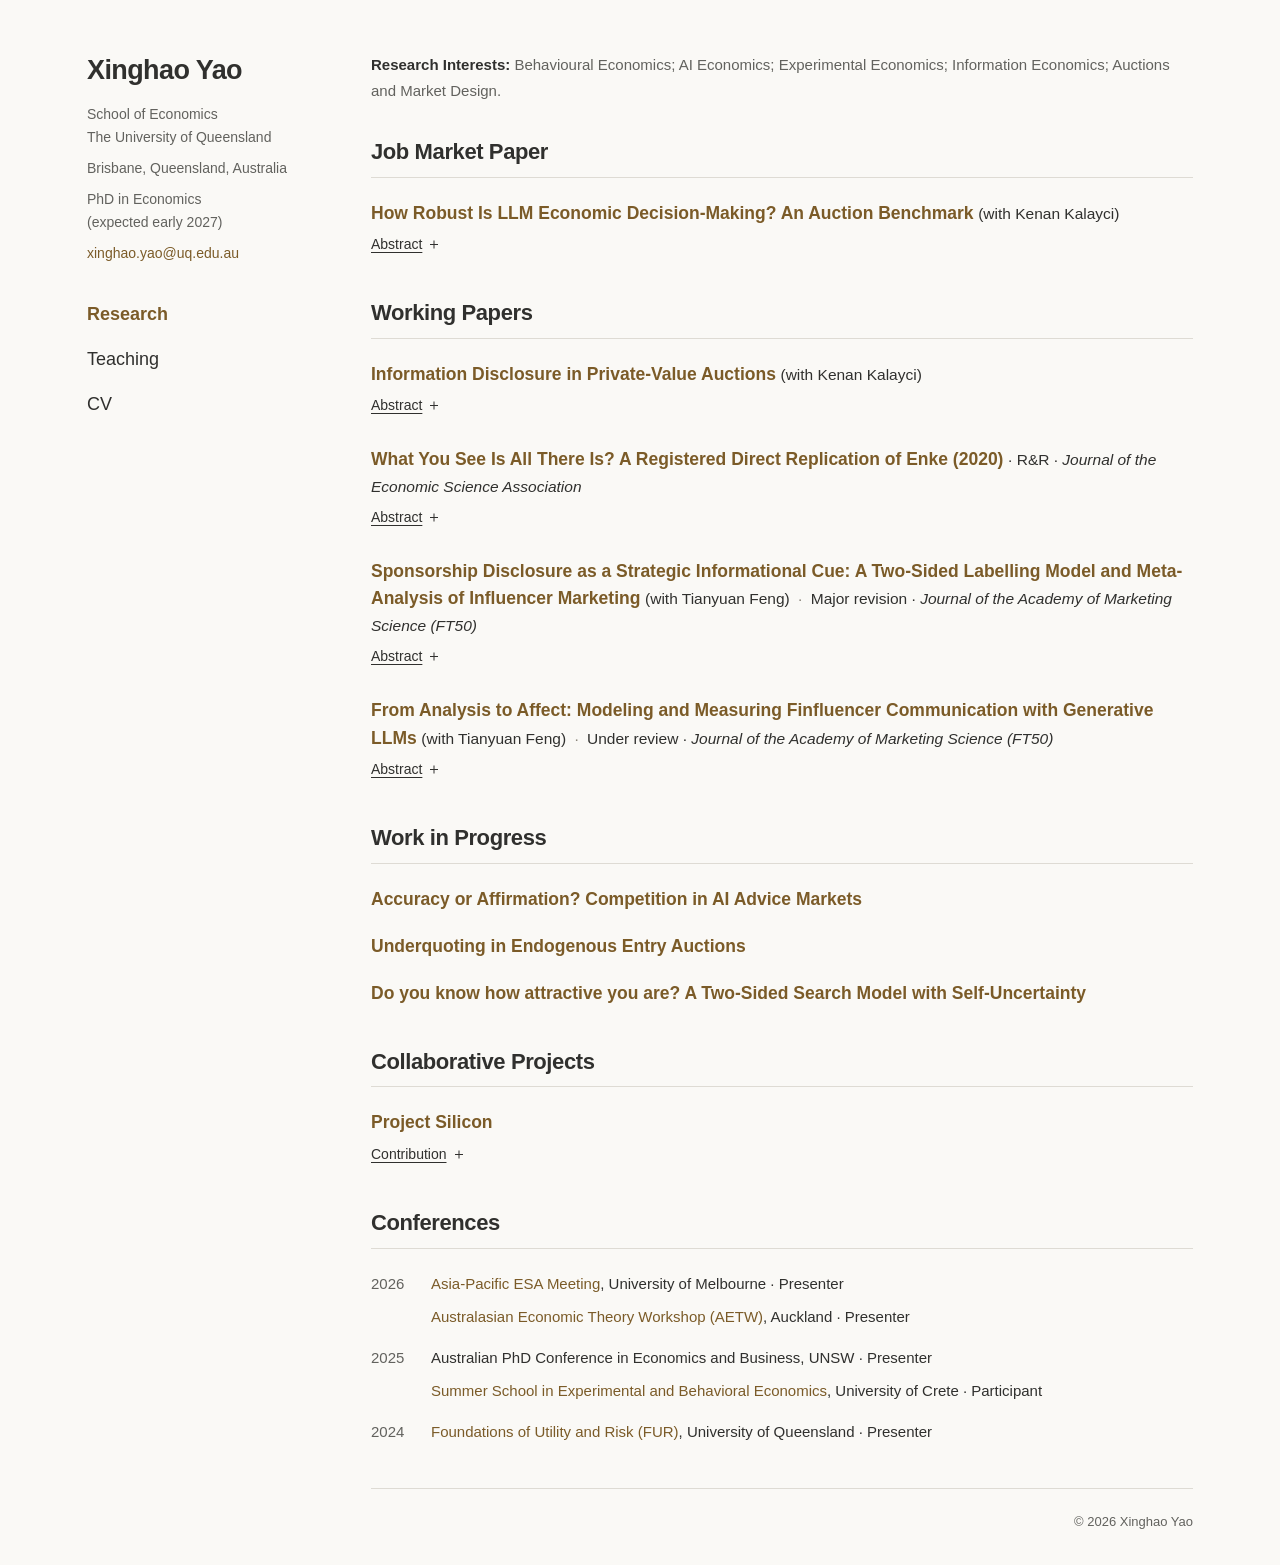
<file: index.html>
<!doctype html><html lang="en"><head><meta charset="UTF-8"><meta name="viewport" content="width=device-width,initial-scale=1"><meta name="theme-color" content="#ffffff"><meta name="description" content="Xinghao Yao, The University of Queensland. Research in experimental economics, information, auctions, and AI."><title>Research · Xinghao Yao</title><link rel="icon" type="image/svg+xml" href="data:image/svg+xml,%3Csvg xmlns='http://www.w3.org/2000/svg' viewBox='0 0 64 64'%3E%3Crect width='64' height='64' rx='8' fill='%23243d58'/%3E%3Ctext x='32' y='43' text-anchor='middle' font-family='Georgia,serif' font-size='34' fill='white'%3EXY%3C/text%3E%3C/svg%3E"><link rel="stylesheet" href="style.css?v=dom-readable-20261020-nav18"></head><body class="research-page"><a class="skip-link" href="#main">Skip to content</a><div class="page-shell"><header class="masthead" id="home"><div class="identity"><a class="name" href="./">Xinghao Yao</a><address class="profile-details"><p>School of Economics<br>The University of Queensland</p><p>Brisbane, Queensland, Australia</p><p>PhD in Economics<br>(expected early 2027)</p><p><a href="mailto:xinghao.yao@uq.edu.au">xinghao.yao@uq.edu.au</a></p></address></div><nav aria-label="Main navigation"><a href="./" aria-current="page">Research</a><a href="about.html">Teaching</a><a href="cv/Xinghao_Yao_CV.pdf" target="_blank" rel="noopener" aria-label="CV (PDF, opens in new tab)">CV</a></nav></header><main id="main" aria-label="Research"><div class="page-title" id="research"><p class="research-fields"><strong>Research Interests:</strong> Behavioural Economics; AI Economics; Experimental Economics; Information Economics; Auctions and Market Design.</p></div><div class="research-columns"><section class="job-market-section" id="job-market-paper" aria-labelledby="job-market-heading"><h2 class="group-title" id="job-market-heading">Job Market Paper</h2><article class="research-item paper" id="llm-auction-benchmark"><h3>How Robust Is LLM Economic Decision-Making? An Auction Benchmark</h3><p class="item-meta"><span class="coauthors">with Kenan Kalayci</span></p><details class="item-details"><summary>Abstract<span class="sr-only"> — How Robust Is LLM Economic Decision-Making? An Auction Benchmark</span><span class="disclosure-symbol" aria-hidden="true"></span></summary><div class="detail-body"><p>We examine the robustness of economic decision-making by large language models (LLMs) using a theory-grounded benchmark of 78 auction environments spanning bidding, participation, and information purchase. Our findings reveal substantial variation in decision accuracy across auction environments and demonstrate that performance in one decision type does not necessarily generalize to others. This dependence on the decision environment extends to how LLMs respond to additional information that leaves theoretical predictions unchanged. It also qualifies the benefits of reasoning: enabling reasoning improves overall performance in the tested comparisons, but its gains remain uneven across tasks. These results support evaluating LLMs for decision-making against the conditions and connected decisions relevant to their intended use, rather than inferring general competence from isolated successes or aggregate scores.</p></div></details></article></section><section class="papers-column" id="papers" aria-labelledby="papers-heading"><h2 class="group-title" id="papers-heading">Working Papers</h2><article class="research-item paper" id="information-disclosure"><h3>Information Disclosure in Private-Value Auctions</h3><p class="item-meta"><span class="coauthors">with Kenan Kalayci</span></p><details class="item-details"><summary>Abstract<span class="sr-only"> — Information Disclosure in Private-Value Auctions</span><span class="disclosure-symbol" aria-hidden="true"></span></summary><div class="detail-body"><p>Information shapes what people know, but outcomes depend on what they do. In auctions, this distinction matters: an object goes to the highest bidder, not necessarily to the person who values it most. We experimentally study how information disclosure affects bidding and allocative efficiency in private-value second-price auctions. A bidder receives partial information about her private value and reports incentivized value estimates before bidding. We compare random disclosure, directionally selected disclosure, and full value revelation between estimation and bidding. Directional disclosure produces more efficient allocations and lower welfare losses than random disclosure with three and six bidders. Participants’ estimates also rank private values more accurately under directional than random disclosure. With six bidders, directional disclosure yields lower welfare losses than full revelation, with fewer inefficient wins by low-value bidders and smaller losses from these wins. Full revelation removes uncertainty about value, but not departures from truthful bidding. The allocation benefits of disclosure depend on how information shapes the bids that determine the winner.</p><p class="detail-meta"><strong>JEL:</strong> C91, D44, D82, D83</p><p class="detail-meta"><strong>Keywords:</strong> Information disclosure; private-value auctions; second-price auctions; bidding behavior; laboratory experiment</p><p class="detail-meta">Draft dated 23 September 2026.</p></div></details></article><article class="research-item paper" id="enke-replication"><h3>What You See Is All There Is? A Registered Direct Replication of Enke (2020)</h3><p class="item-meta"><span class="journal-status">R&amp;R · <i>Journal of the Economic Science Association</i></span></p><details class="item-details"><summary>Abstract<span class="sr-only"> — What You See Is All There Is? A Registered Direct Replication of Enke (2020)</span><span class="disclosure-symbol" aria-hidden="true"></span></summary><div class="detail-body"><p>Enke (Q J Econ 135:1363–1398, 2020) shows that when an information source reveals information consistent with a person’s prior, people average what they see and ignore what the selection rule implies about the hidden draws. We reproduce the main finding in a different language, laboratory, and software implementation. Compared with participants who receive an explicit summary of the hidden signals, those who must infer their implications place excessive weight on the mean of the visible signals when estimating the mean of the full set. Evidence on the proposed mechanism is mixed and provides only limited support for the hypothesis that people neglect unobserved information because that information fails to come to mind. We also find that greater computational complexity increases such neglect.</p><p class="detail-meta"><strong>Keywords:</strong> Bounded Rationality; Replication; Decision Making; Information</p><p class="detail-meta">Draft dated 22 July 2026.</p><a class="reference-link" href="https://academic.oup.com/qje/article-abstract/135/3/1363/5821301">Original study: Enke (2020)</a></div></details></article><article class="research-item paper" id="sponsorship-disclosure"><h3>Sponsorship Disclosure as a Strategic Informational Cue: A Two-Sided Labelling Model and Meta-Analysis of Influencer Marketing</h3><p class="item-meta"><span class="coauthors">with Tianyuan Feng</span> <span class="separator" aria-hidden="true">·</span> <span class="journal-status">Major revision · <i>Journal of the Academy of Marketing Science (FT50)</i></span></p><details class="item-details"><summary>Abstract<span class="sr-only"> — Sponsorship Disclosure as a Strategic Informational Cue: A Two-Sided Labelling Model and Meta-Analysis of Influencer Marketing</span><span class="disclosure-symbol" aria-hidden="true"></span></summary><div class="detail-body"><p>Consumers increasingly rely on social media influencers for product advice, yet paid endorsements can make that advice commercially motivated in ways followers cannot fully observe. We integrate a two-sided labelling model with a three-level meta-analysis of 63 articles, 89 studies, 258 effect sizes. Relative to no disclosure, sponsorship disclosure has a negative average effect on consumer responses, but this effect varies substantially across contexts. The evidence points to persuasion knowledge as the central mechanism: disclosures make consumers more aware of persuasive intent, which dampens downstream responses. Effects are more negative for early disclosures, hedonic products, macro-influencers, and some cultural contexts. The findings recast disclosure as a strategic informational cue and help managers and regulators calibrate disclosure design to product, influencer, and audience conditions.</p><p class="contribution"><strong>Contribution.</strong> My contribution was to develop the paper’s two-sided labelling model.</p></div></details></article><article class="research-item paper" id="finfluencer-communication"><h3>From Analysis to Affect: Modeling and Measuring Finfluencer Communication with Generative LLMs</h3><p class="item-meta"><span class="coauthors">with Tianyuan Feng</span> <span class="separator" aria-hidden="true">·</span> <span class="journal-status">Under review · <i>Journal of the Academy of Marketing Science (FT50)</i></span></p><details class="item-details"><summary>Abstract<span class="sr-only"> — From Analysis to Affect: Modeling and Measuring Finfluencer Communication with Generative LLMs</span><span class="disclosure-symbol" aria-hidden="true"></span></summary><div class="detail-body"><p>Research on financial influencers (finfluencers) largely measures the tone of their posts, not how the posts argue: with analysis or through emotion. We use a codebook-guided large language model to classify how 47,707 posts by 396 finfluencers on X argue. Analytical-only posts are most common, yet posts expressing emotion draw more likes and replies. Where emotion dominates, this advantage is three to four times greater among large finfluencers, a gap that persists after controlling for views. We model finfluencers’ choice between analysis and emotion: emotional posts are easier to act on, but analysis builds a reputation for competence that lifts engagement with every post, explaining why they keep posting analysis and how a large following can widen emotion’s advantage. Experiments trace liking to perceived arousal and following to perceived competence. Because platforms favor engagement, the content reaching retail investors may tilt from analysis toward affect, especially from large finfluencers.</p><p class="contribution"><strong>Contribution.</strong> My contribution comprises the economic modelling and generative LLM-based textual analysis, including the classification of semantic content and discrete emotion frames.</p></div></details></article></section><div class="ongoing-column" id="ongoing"><section id="work-in-progress" aria-labelledby="wip-heading"><h2 class="group-title" id="wip-heading">Work in Progress</h2><article class="research-item work" id="ai-advice-markets"><h3>Accuracy or Affirmation? Competition in AI Advice Markets</h3></article><article class="research-item work" id="underquoting"><h3>Underquoting in Endogenous Entry Auctions</h3></article><article class="research-item work" id="self-uncertainty"><h3>Do you know how attractive you are? A Two-Sided Search Model with Self-Uncertainty</h3></article></section><section class="collaboration-section" id="collaborations" aria-labelledby="collaboration-heading"><h2 class="group-title" id="collaboration-heading">Collaborative Projects</h2><article class="research-item collaboration" id="project-silicon"><h3>Project Silicon</h3><details class="item-details"><summary>Contribution<span class="sr-only"> — Project Silicon</span><span class="disclosure-symbol" aria-hidden="true"></span></summary><div class="detail-body"><p>Our team contributes experimental data and replication materials and reviews simulation results based on our experiments.</p></div></details></article></section></div></div><section id="activities" class="activities"><h2>Conferences</h2><dl class="activity-list"><div><dt>2026</dt><dd><p><a href="https://fbe.unimelb.edu.au/conferences/asia-pacific-meeting-of-the-economic-science-association">Asia-Pacific ESA Meeting</a>, University of Melbourne · Presenter</p><p><a href="https://www.cmss.auckland.ac.nz/2026/03/19/aetw-2026/">Australasian Economic Theory Workshop (AETW)</a>, Auckland · Presenter</p></dd></div><div><dt>2025</dt><dd><p>Australian PhD Conference in Economics and Business, UNSW · Presenter</p><p><a href="https://ebe.soc.uoc.gr/">Summer School in Experimental and Behavioral Economics</a>, University of Crete · Participant</p></dd></div><div><dt>2024</dt><dd><a href="https://www.furconference.org/fur-2024/submissions-2024/">Foundations of Utility and Risk (FUR)</a>, University of Queensland · Presenter</dd></div></dl></section></main><footer class="site-footer"><p class="footer-copyright">© <span id="year">2026</span> Xinghao Yao</p></footer></div><script src="script.js?v=dom-readable-20261020-nav18"></script></body></html>
</file>
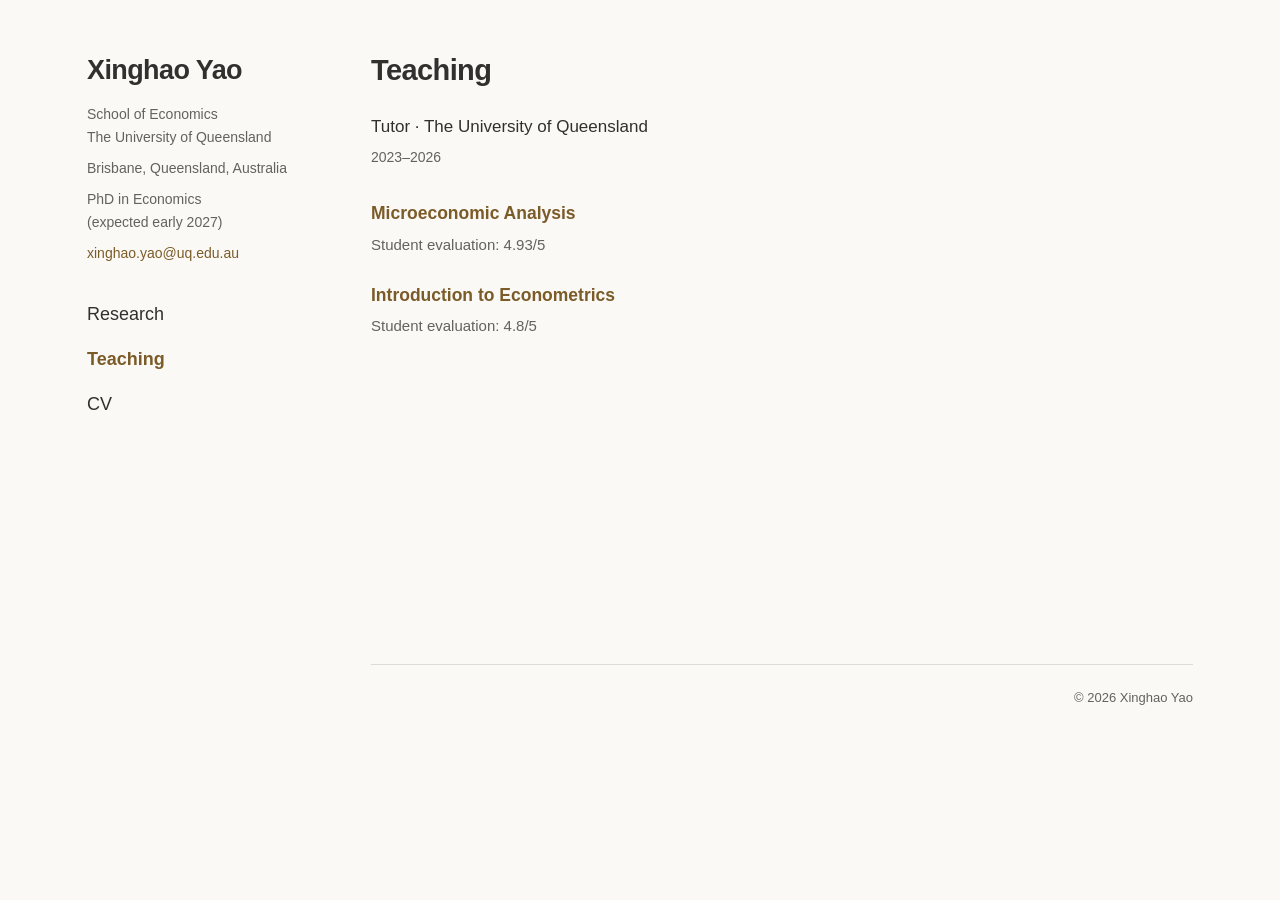
<file: about.html>
<!doctype html><html lang="en"><head><meta charset="UTF-8"><meta name="viewport" content="width=device-width,initial-scale=1"><meta name="theme-color" content="#ffffff"><meta name="description" content="Xinghao Yao, The University of Queensland. Research in experimental economics, information, auctions, and AI."><title>Teaching · Xinghao Yao</title><link rel="icon" type="image/svg+xml" href="data:image/svg+xml,%3Csvg xmlns='http://www.w3.org/2000/svg' viewBox='0 0 64 64'%3E%3Crect width='64' height='64' rx='8' fill='%23243d58'/%3E%3Ctext x='32' y='43' text-anchor='middle' font-family='Georgia,serif' font-size='34' fill='white'%3EXY%3C/text%3E%3C/svg%3E"><link rel="stylesheet" href="style.css?v=dom-readable-20261020-nav18"></head><body class="about-page"><a class="skip-link" href="#main">Skip to content</a><div class="page-shell"><header class="masthead" id="home"><div class="identity"><a class="name" href="./">Xinghao Yao</a><address class="profile-details"><p>School of Economics<br>The University of Queensland</p><p>Brisbane, Queensland, Australia</p><p>PhD in Economics<br>(expected early 2027)</p><p><a href="mailto:xinghao.yao@uq.edu.au">xinghao.yao@uq.edu.au</a></p></address></div><nav aria-label="Main navigation"><a href="./">Research</a><a href="about.html" aria-current="page">Teaching</a><a href="cv/Xinghao_Yao_CV.pdf" target="_blank" rel="noopener" aria-label="CV (PDF, opens in new tab)">CV</a></nav></header><main id="main" class="about-main"><h1 class="sr-only">Teaching</h1><div class="about-side"><div class="teaching-activities"><section id="teaching"><h2>Teaching</h2><p class="role">Tutor · The University of Queensland</p><p class="item-meta">2023–2026</p><ul class="courses"><li>Microeconomic Analysis<p class="item-meta">Student evaluation: 4.93/5</p></li><li>Introduction to Econometrics<p class="item-meta">Student evaluation: 4.8/5</p></li></ul></section></div></div></main><footer class="site-footer"><p class="footer-copyright">© <span id="year">2026</span> Xinghao Yao</p></footer></div><script src="script.js?v=dom-readable-20261020-nav18"></script></body></html>
</file>
<file: style.css>
:root {
  --ink: #30302e;
  --muted: #62625e;
  --accent: #7b5b28;
  --line: #dedbd4;
  --paper: #faf9f6;
  --sans: 'Helvetica Neue', Helvetica, Arial, sans-serif;
}

* { box-sizing: border-box; }
html { scroll-behavior: smooth; scroll-padding-top: 28px; }
body {
  margin: 0;
  background: var(--paper);
  color: var(--ink);
  font-family: var(--sans);
  font-size: 16px;
  line-height: 1.65;
  -webkit-font-smoothing: antialiased;
}
h1, h2, h3, p { margin: 0; }
a { color: var(--accent); text-decoration: none; }
a:hover { text-decoration: underline; text-underline-offset: 3px; }
a:focus-visible, summary:focus-visible {
  outline: 2px solid var(--accent);
  outline-offset: 4px;
}
::selection { background: #e8ddc7; }
.skip-link {
  position: fixed;
  left: 12px;
  top: 0;
  z-index: 10;
  transform: translateY(-120%);
  background: var(--paper);
  border: 1px solid var(--accent);
  padding: 8px 14px;
}
.skip-link:focus { transform: translateY(8px); }
.page-shell {
  display: grid;
  grid-template-columns: 240px minmax(0, 1fr);
  column-gap: 44px;
  align-items: start;
  width: 100%;
  max-width: 1170px;
  min-height: 100vh;
  margin: 0 auto;
  padding: 52px 32px 32px;
}
.masthead {
  grid-column: 1;
  grid-row: 1 / 3;
  position: sticky;
  top: 52px;
  padding: 2px 18px 0 0;
}
.name {
  display: inline-block;
  color: var(--ink);
  font-size: 27px;
  font-weight: 650;
  line-height: 1.25;
  letter-spacing: -.6px;
  white-space: nowrap;
}
.name:hover { text-decoration: none; }
.identity p {
  margin-top: 12px;
  color: var(--muted);
  font-size: 14px;
  line-height: 1.6;
}
.profile-details {
  margin-top: 15px;
  color: var(--muted);
  font-style: normal;
  font-size: 14px;
  line-height: 1.65;
}
.identity .profile-details p { margin: 0; font-size: inherit; line-height: inherit; }
.identity .profile-details p + p { margin-top: 8px; }
.profile-details a { overflow-wrap: anywhere; }
.masthead nav {
  display: flex;
  flex-direction: column;
  align-items: flex-start;
  gap: 13px;
  margin-top: 34px;
  font-size: 18px;
}
.masthead nav a { display: inline-block; padding: 1px 0; color: var(--ink); }
.masthead nav a:hover { color: var(--accent); }
.masthead nav a[aria-current="page"] { color: var(--accent); font-weight: 650; }
.page-shell > main { grid-column: 2; min-width: 0; }
.page-title { margin-bottom: 34px; }
.page-title h1, .about-side h2 {
  font-size: 29px;
  line-height: 1.25;
  font-weight: 650;
  letter-spacing: -.6px;
}
.research-fields {
  margin-top: 0;
  font-size: 15px;
  line-height: 1.7;
  color: var(--muted);
}
.research-fields strong { font-weight: 600; color: var(--ink); }
.research-fields span { display: inline; }
.research-columns { display: block; }
.job-market-section { margin-bottom: 39px; }
.papers-column, .ongoing-column { min-width: 0; }
.group-title, .research-page .activities h2 {
  margin: 0 0 22px;
  padding-bottom: 10px;
  border-bottom: 1px solid var(--line);
  font-size: 22px;
  font-weight: 650;
  line-height: 1.35;
  letter-spacing: -.4px;
}
.research-item {
  display: block;
  margin-bottom: 26px;
  scroll-margin-top: 28px;
  font-size: 16px;
  line-height: 1.65;
}
.research-item:last-child { margin-bottom: 0; }
.research-item h3 {
  display: inline;
  min-width: 0;
  color: var(--accent);
  font-size: 17.5px;
  line-height: 1.55;
  font-weight: 650;
}
.research-item .item-meta {
  display: inline;
  margin-left: .3em;
  color: var(--ink);
  font-size: 15.5px;
  line-height: 1.65;
}
.item-meta { color: var(--muted); font-size: 14px; line-height: 1.65; }
.coauthors::before { content: '('; }
.coauthors::after { content: ')'; }
.journal-status:first-child::before { content: '· '; }
.separator { padding: 0 4px; color: #8a857a; }
.journal-status { color: var(--ink); }
.journal-status i { font-style: italic; }
.item-details { display: block; margin-top: 3px; }
.item-details > summary {
  display: inline-flex;
  align-items: center;
  gap: 8px;
  min-height: 29px;
  padding: 2px 0;
  color: var(--ink);
  font-size: 14px;
  line-height: 1.6;
  text-decoration: underline;
  text-underline-offset: 3px;
  text-decoration-thickness: 1px;
  list-style: none;
  cursor: pointer;
  white-space: nowrap;
}
.item-details > summary::-webkit-details-marker { display: none; }
.item-details > summary::marker { content: ''; }
.item-details > summary:hover { color: var(--accent); }
.disclosure-symbol { position: relative; display: inline-block; width: 8px; height: 8px; flex-shrink: 0; }
.disclosure-symbol::before, .disclosure-symbol::after {
  content: '';
  position: absolute;
  top: 3.5px;
  left: 0;
  width: 8px;
  height: 1px;
  background: currentColor;
}
.disclosure-symbol::after { transform: rotate(90deg); }
.item-details[open] > summary .disclosure-symbol::after { transform: rotate(0); }
.detail-body {
  margin: 9px 0 4px;
  max-width: 100%;
  font-size: 16px;
  line-height: 1.75;
  color: #454541;
}
.item-details:not([open]) > .detail-body { display: none; }
.detail-body p + p { margin-top: 13px; }
.detail-body .contribution { font-size: 15px; }
.detail-body .detail-meta { font-size: 13px; color: var(--muted); }
.detail-body strong { font-weight: 650; }
.reference-link { display: inline-block; margin-top: 13px; font-size: 14px; text-decoration: underline; text-underline-offset: 3px; }
.ongoing-column { margin-top: 39px; }
.ongoing-column section + section { margin-top: 39px; }
.ongoing-column .research-item { margin-bottom: 20px; }
.ongoing-column .research-item:last-child { margin-bottom: 0; }
.research-page .activities { margin-top: 39px; }
.activity-list { margin: 0; font-size: 15px; line-height: 1.7; }
.activity-list > div { display: grid; grid-template-columns: 43px minmax(0, 1fr); gap: 17px; margin-top: 15px; }
.activity-list > div:first-child { margin-top: 0; }
.activity-list dt { color: var(--muted); }
.activity-list dd { margin: 0; }
.activity-list p + p { margin-top: 8px; }
.site-footer {
  grid-column: 2;
  display: flex;
  align-items: flex-end;
  justify-content: flex-end;
  gap: 18px 24px;
  width: 100%;
  margin-top: 44px;
  padding-top: 22px;
  border-top: 1px solid var(--line);
  color: var(--muted);
  font-size: 13px;
  line-height: 1.7;
}
.footer-contact { min-width: 0; font-style: normal; }
.footer-links { display: flex; flex-wrap: wrap; gap: 4px 16px; margin-top: 6px; }
.footer-links a { overflow-wrap: anywhere; }
.footer-copyright { white-space: nowrap; }
.sr-only {
  position: absolute;
  width: 1px;
  height: 1px;
  padding: 0;
  margin: -1px;
  overflow: hidden;
  clip: rect(0, 0, 0, 0);
  white-space: nowrap;
  border: 0;
}
.about-main { min-height: 410px; }
.about-side h2 { margin-bottom: 25px; }
.role { font-size: 17px; }
.about-side .item-meta { margin-top: 5px; }
.courses { list-style: none; padding: 0; margin: 31px 0 0; }
.courses li { color: var(--accent); font-size: 17.5px; font-weight: 650; line-height: 1.55; margin-top: 25px; }
.courses li:first-child { margin-top: 0; }
.courses .item-meta { font-size: 15px; font-weight: 400; color: var(--muted); }

@media (max-width: 1100px) {
  .page-shell { grid-template-columns: 220px minmax(0, 1fr); column-gap: 22px; padding: 42px 30px 30px; }
  .masthead { top: 42px; padding-right: 8px; }
  .name { font-size: 26px; }
}
@media (max-width: 800px) {
  .page-shell { display: block; max-width: 750px; padding: 29px 27px 28px; }
  .masthead { position: static; display: block; border-bottom: 1px solid var(--line); padding: 0 0 23px; margin-bottom: 31px; }
  .name { font-size: 27px; }
  .identity p { margin-top: 7px; }
  .masthead nav { flex-direction: row; flex-wrap: wrap; gap: 20px; margin-top: 23px; font-size: 17px; }
  .page-title h1, .about-side h2 { font-size: 28px; }
  .page-title { margin-bottom: 31px; }
  .site-footer { margin-top: 36px; }
  .about-main { min-height: 360px; }
}
@media (max-width: 560px) {
  html { scroll-padding-top: 20px; }
  .page-shell { padding: 26px 22px 27px; }
  .masthead { display: block; margin-bottom: 28px; padding-bottom: 21px; }
  .masthead nav { margin-top: 22px; gap: 27px; }
  .page-title { margin-bottom: 30px; }
  .research-fields { margin-top: 13px; font-size: 14.5px; line-height: 1.7; }
  .group-title, .research-page .activities h2 { font-size: 21px; margin-bottom: 20px; padding-bottom: 9px; }
  .research-item { margin-bottom: 25px; }
  .research-item h3 { display: block; font-size: 17px; line-height: 1.55; }
  .research-item .item-meta { display: block; margin: 5px 0 0; font-size: 14.5px; line-height: 1.65; }
  .item-details { margin-top: 4px; }
  .item-details > summary { min-height: 34px; padding: 5px 0; font-size: 14px; }
  .detail-body { margin-top: 7px; font-size: 16px; line-height: 1.75; }
  .detail-body .detail-meta { font-size: 13px; }
  .ongoing-column { margin-top: 34px; }
  .ongoing-column .research-item { margin-bottom: 20px; }
  .ongoing-column section + section, .research-page .activities { margin-top: 34px; }
  .activity-list { font-size: 14.5px; line-height: 1.7; }
  .activity-list > div { gap: 11px; grid-template-columns: 38px minmax(0, 1fr); margin-top: 17px; }
  .activity-list p + p { margin-top: 10px; }
  .site-footer { display: block; font-size: 13px; padding-top: 20px; }
  .footer-copyright { margin-top: 0; }
  .about-main { min-height: 340px; }
}
@media (prefers-reduced-motion: reduce) { html { scroll-behavior: auto; } }
@media print {
  body { background: #fff; }
  .page-shell { display: block; max-width: none; min-height: 0; padding: 0; }
  .masthead { position: static; border: 0; padding: 0; margin-bottom: 25px; }
  .masthead nav, .skip-link, .site-footer { display: none; }
  .research-item { break-inside: avoid; margin-bottom: 20px; }
  .item-details > summary { display: none; }
  .item-details:not([open]) > .detail-body { display: block; }
  .about-main { min-height: 0; }
  a, .research-item h3 { color: inherit; }
}
</file>
